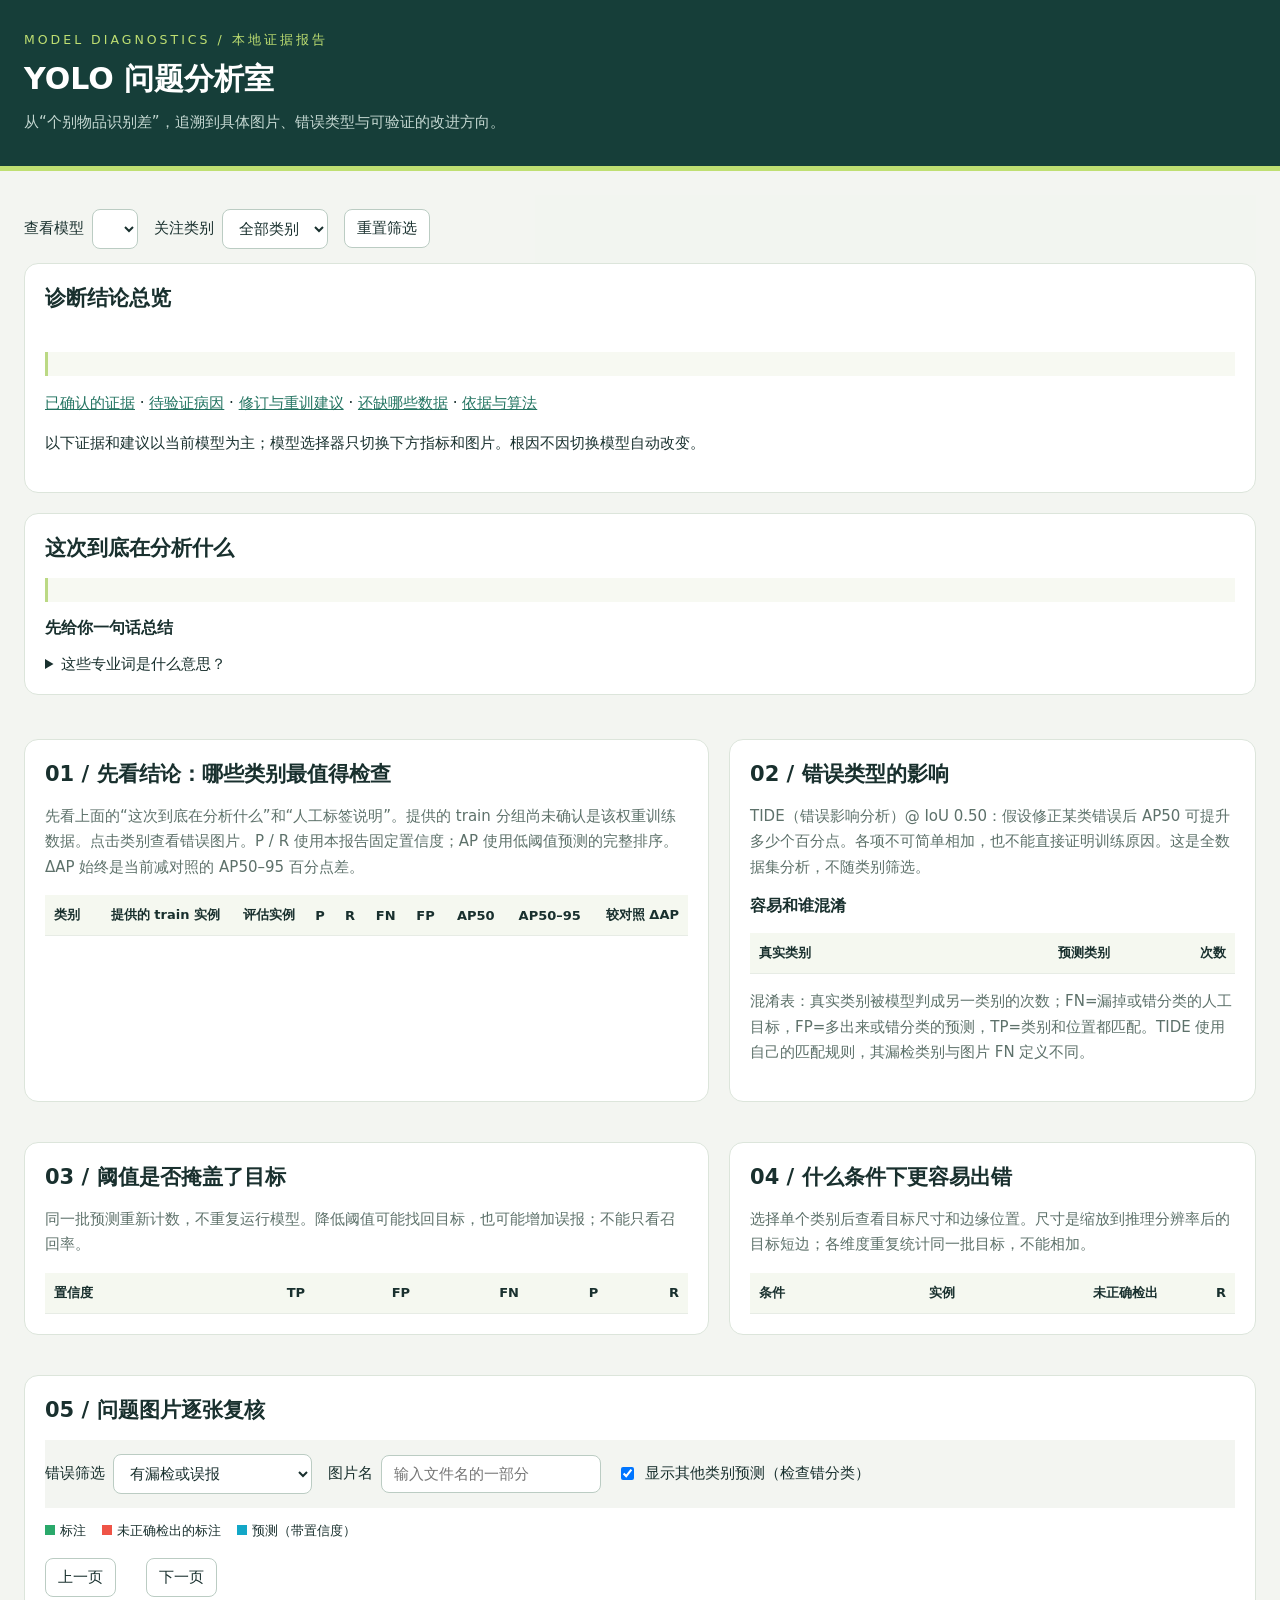
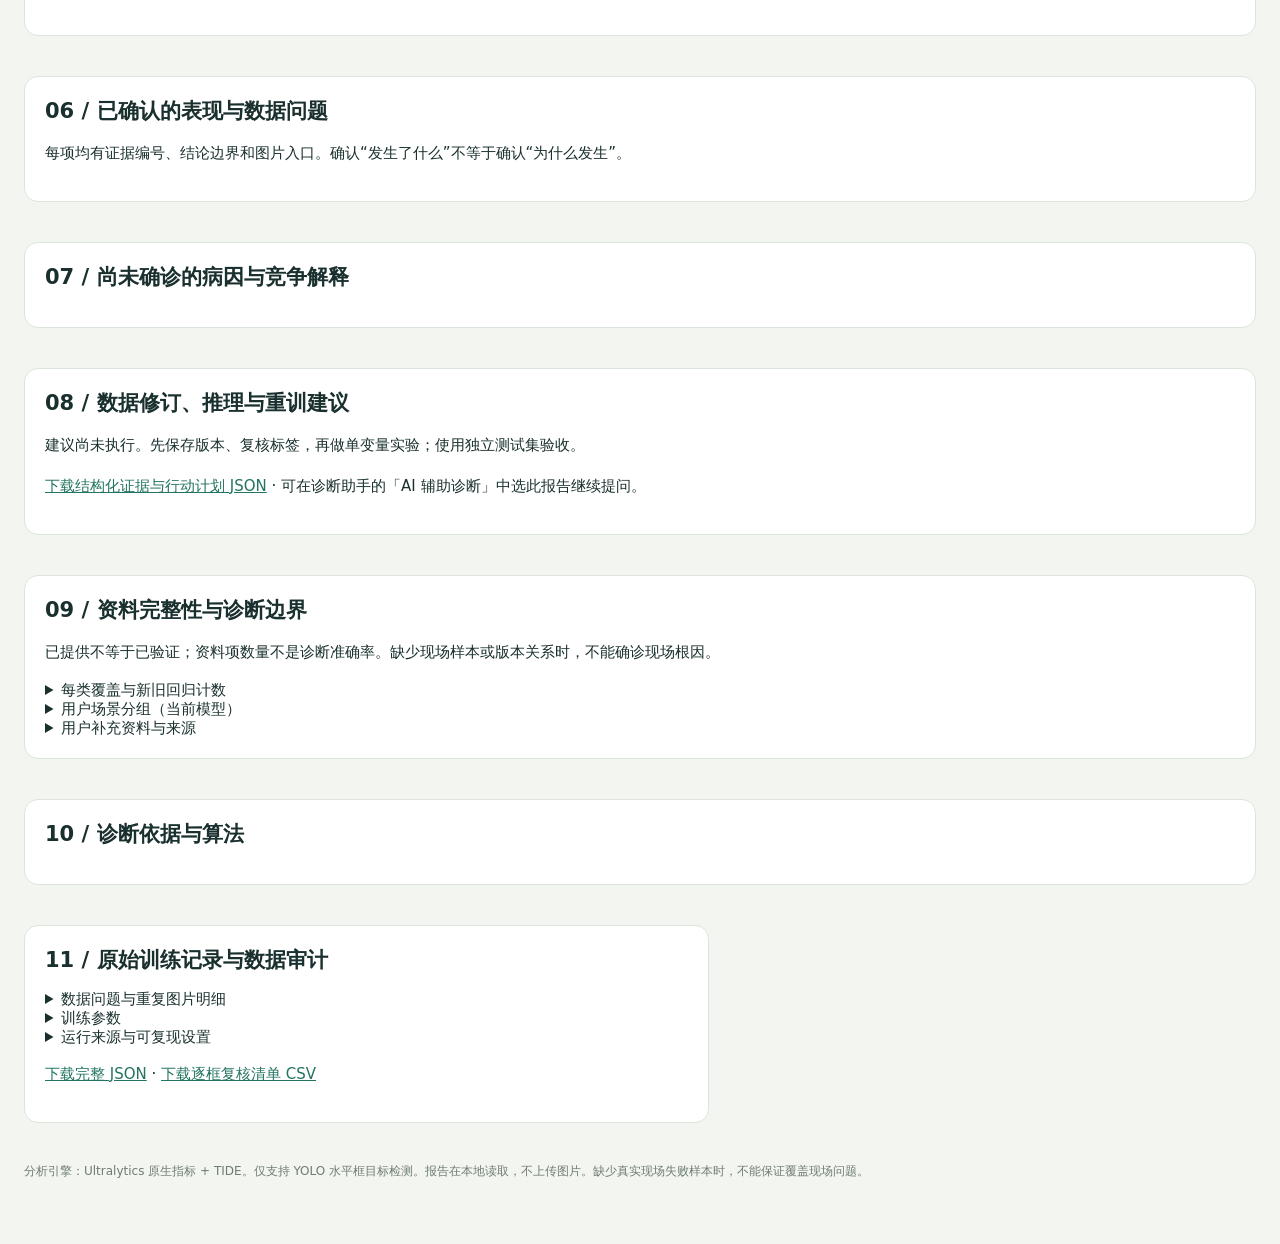
<file: ui/report.html>
<!doctype html>
<html lang="zh-CN">
  <meta charset="utf-8" /><meta
    name="viewport"
    content="width=device-width, initial-scale=1"
  />
  <title>YOLO 问题分析室</title>
  <style>
    :root {
      font-family: system-ui, "Noto Sans CJK SC", sans-serif;
      color: #19302e;
      background: #f3f5f1;
      font-size: 15px;
    }
    * {
      box-sizing: border-box;
    }
    body {
      margin: 0;
    }
    header {
      background: #163e39;
      color: #fff;
      padding: 30px max(24px, calc((100vw - 1440px) / 2));
      border-bottom: 5px solid #bfdf72;
    }
    header small {
      color: #bfdf72;
      letter-spacing: 3px;
    }
    h1 {
      font-size: 30px;
      margin: 10px 0;
    }
    header p {
      color: #c5d8d2;
      margin: 0;
      line-height: 1.7;
    }
    main {
      max-width: 1488px;
      margin: auto;
      padding: 24px;
    }
    h2 {
      font-size: 21px;
      margin: 0 0 16px;
    }
    h3 {
      font-size: 16px;
    }
    p {
      line-height: 1.7;
    }
    .muted,
    small {
      color: #5d716a;
    }
    .toolbar {
      display: flex;
      gap: 16px;
      flex-wrap: wrap;
      align-items: center;
      position: sticky;
      top: 0;
      background: #f3f5f1f5;
      padding: 14px 0;
      z-index: 2;
    }
    select,
    input,
    button {
      font: inherit;
      border: 1px solid #bbccc3;
      border-radius: 8px;
      padding: 9px 12px;
      background: white;
      color: inherit;
    }
    button {
      cursor: pointer;
    }
    button:hover {
      background: #edf4da;
    }
    label {
      display: flex;
      gap: 8px;
      align-items: center;
    }
    a {
      color: #237461;
    }
    .cards {
      display: grid;
      grid-template-columns: repeat(4, 1fr);
      gap: 14px;
      margin: 14px 0 24px;
    }
    .card,
    section {
      background: #fff;
      border: 1px solid #dce5db;
      border-radius: 14px;
      padding: 20px;
    }
    .card strong {
      display: block;
      font-size: 30px;
      margin: 8px 0;
    }
    .card span {
      font-size: 13px;
      color: #64756a;
    }
    .layout {
      display: grid;
      grid-template-columns: 1.3fr 1fr;
      gap: 20px;
    }
    section {
      margin-bottom: 20px;
      min-width: 0;
    }
    .scroll {
      overflow: auto;
      max-height: 500px;
    }
    table {
      border-collapse: collapse;
      width: 100%;
      white-space: nowrap;
      font-size: 13px;
    }
    td,
    th {
      padding: 11px 9px;
      border-bottom: 1px solid #e7ece5;
      text-align: right;
    }
    th {
      background: #f5f8f0;
      position: sticky;
      top: 0;
    }
    td:first-child,
    th:first-child {
      text-align: left;
    }
    tr.active {
      background: #edf6d9;
    }
    tr[data-class] {
      cursor: pointer;
    }
    tr[data-class]:hover {
      background: #f3f7eb;
    }
    .bad {
      color: #b54439;
    }
    .good {
      color: #237461;
    }
    .barline {
      display: grid;
      grid-template-columns: 100px 1fr 64px;
      gap: 12px;
      align-items: center;
      margin: 15px 0;
    }
    .bar {
      height: 9px;
      background: #edf1e8;
      border-radius: 4px;
      overflow: hidden;
    }
    .bar i {
      height: 100%;
      display: block;
      background: #4c8571;
    }
    .note {
      border-left: 3px solid #bbd984;
      background: #f7f9f2;
      padding: 12px 15px;
      margin: 12px 0;
    }
    .note strong {
      display: block;
      margin: 6px 0;
    }
    .tag {
      font-size: 12px;
      background: #e8eedb;
      padding: 3px 7px;
      border-radius: 5px;
    }
    .gallery {
      display: grid;
      grid-template-columns: repeat(2, minmax(0, 1fr));
      gap: 16px;
    }
    .sample {
      border: 1px solid #dce5db;
      border-radius: 12px;
      overflow: hidden;
    }
    .sample summary {
      padding: 14px;
      cursor: pointer;
      font-size: 13px;
      overflow-wrap: anywhere;
    }
    .views {
      display: grid;
      gap: 8px;
      padding: 10px;
      background: #f5f7f2;
    }
    .views canvas {
      width: 100%;
      height: auto;
      display: block;
      background: #ddd;
    }
    .viewtitle {
      font-size: 13px;
      display: flex;
      justify-content: space-between;
      margin-bottom: 5px;
    }
    .legend {
      display: flex;
      gap: 16px;
      font-size: 13px;
      margin: 14px 0;
    }
    .dot {
      display: inline-block;
      width: 10px;
      height: 10px;
      margin-right: 5px;
    }
    .pager {
      display: flex;
      align-items: center;
      gap: 15px;
      margin: 18px 0;
    }
    pre {
      white-space: pre-wrap;
      overflow-wrap: anywhere;
      max-height: 360px;
      overflow: auto;
      font-size: 12px;
      background: #f6f8f1;
      padding: 16px;
    }
    .two {
      display: grid;
      grid-template-columns: 1fr 1fr;
      gap: 15px;
    }
    .chart {
      width: 100%;
      height: 150px;
    }
    .empty {
      padding: 30px;
      text-align: center;
      color: #657363;
    }
    .wide {
      grid-column: 1/-1;
    }
    footer {
      padding: 20px 0 40px;
      color: #6e7d70;
      font-size: 12px;
    }
    @media (max-width: 950px) {
      .layout,
      .gallery,
      .two {
        grid-template-columns: 1fr;
      }
      .cards {
        grid-template-columns: repeat(2, 1fr);
      }
      main {
        padding: 14px;
      }
      .toolbar {
        position: static;
      }
    }
    @media (max-width: 500px) {
      .cards {
        grid-template-columns: 1fr 1fr;
      }
      .card {
        padding: 12px;
      }
      .card strong {
        font-size: 24px;
      }
    }
  </style>
  <header>
    <small>MODEL DIAGNOSTICS / 本地证据报告</small>
    <h1>YOLO 问题分析室</h1>
    <p>从“个别物品识别差”，追溯到具体图片、错误类型与可验证的改进方向。</p>
  </header>
  <main>
    <div class="toolbar">
      <label
        >查看模型
        <select id="model"></select></label
      ><label
        >关注类别
        <select id="class">
          <option value="-1">全部类别</option>
        </select></label
      ><button id="reset">重置筛选</button
      ><span id="context" class="muted"></span>
    </div>
    <section id="diagnosis-summary">
      <h2>诊断结论总览</h2>
      <p id="diagnosis-scope"></p>
      <div id="diagnosis-counts" class="cards"></div>
      <p id="root-cause-status" class="note"></p>
      <p>
        <a href="#confirmed">已确认的证据</a> ·
        <a href="#unconfirmed">待验证病因</a> ·
        <a href="#actions">修订与重训建议</a> ·
        <a href="#data-coverage">还缺哪些数据</a> ·
        <a href="#methods">依据与算法</a>
      </p>
      <p>
        以下证据和建议以当前模型为主；模型选择器只切换下方指标和图片。根因不因切换模型自动改变。
      </p>
    </section>
    <section id="problem-intro">
      <h2>这次到底在分析什么</h2>
      <p id="problem-text"></p>
      <div id="model-meaning" class="note"></div>
      <h3>先给你一句话总结</h3>
      <p id="plain-summary"></p>
      <details>
        <summary>这些专业词是什么意思？</summary>
        <div id="term-guide"></div>
      </details>
    </section>
    <div id="quality"></div>
    <div id="cards" class="cards"></div>
    <div class="layout">
      <section>
        <h2>01 / 先看结论：哪些类别最值得检查</h2>
        <p class="muted">
          先看上面的“这次到底在分析什么”和“人工标签说明”。提供的 train
          分组尚未确认是该权重训练数据。点击类别查看错误图片。P / R
          使用本报告固定置信度；AP 使用低阈值预测的完整排序。ΔAP
          始终是当前减对照的 AP50–95 百分点差。
        </p>
        <div class="scroll">
          <table>
            <thead>
              <tr>
                <th>类别</th>
                <th>提供的 train 实例</th>
                <th>评估实例</th>
                <th>P</th>
                <th>R</th>
                <th>FN</th>
                <th>FP</th>
                <th>AP50</th>
                <th>AP50–95</th>
                <th>较对照 ΔAP</th>
              </tr>
            </thead>
            <tbody id="classes"></tbody>
          </table>
        </div>
      </section>
      <section>
        <h2>02 / 错误类型的影响</h2>
        <p class="muted">
          TIDE（错误影响分析）@ IoU 0.50：假设修正某类错误后 AP50
          可提升多少个百分点。各项不可简单相加，也不能直接证明训练原因。这是全数据集分析，不随类别筛选。
        </p>
        <div id="tide"></div>
        <h3>容易和谁混淆</h3>
        <div class="scroll">
          <table>
            <thead>
              <tr>
                <th>真实类别</th>
                <th>预测类别</th>
                <th>次数</th>
              </tr>
            </thead>
            <tbody id="confusions"></tbody>
          </table>
        </div>
        <p class="muted">
          混淆表：真实类别被模型判成另一类别的次数；FN=漏掉或错分类的人工目标，FP=多出来或错分类的预测，TP=类别和位置都匹配。TIDE
          使用自己的匹配规则，其漏检类别与图片 FN 定义不同。
        </p>
      </section>
      <section>
        <h2>03 / 阈值是否掩盖了目标</h2>
        <p class="muted">
          同一批预测重新计数，不重复运行模型。降低阈值可能找回目标，也可能增加误报；不能只看召回率。
        </p>
        <div class="scroll">
          <table>
            <thead>
              <tr>
                <th>置信度</th>
                <th>TP</th>
                <th>FP</th>
                <th>FN</th>
                <th>P</th>
                <th>R</th>
              </tr>
            </thead>
            <tbody id="thresholds"></tbody>
          </table>
        </div>
      </section>
      <section>
        <h2>04 / 什么条件下更容易出错</h2>
        <p class="muted">
          选择单个类别后查看目标尺寸和边缘位置。尺寸是缩放到推理分辨率后的目标短边；各维度重复统计同一批目标，不能相加。
        </p>
        <div class="scroll">
          <table>
            <thead>
              <tr>
                <th>条件</th>
                <th>实例</th>
                <th>未正确检出</th>
                <th>R</th>
              </tr>
            </thead>
            <tbody id="slices"></tbody>
          </table>
        </div>
      </section>
      <section class="wide">
        <h2>05 / 问题图片逐张复核</h2>
        <p class="muted" id="comparison"></p>
        <div class="toolbar" style="position: static">
          <label
            >错误筛选
            <select id="error">
              <option value="errors">有漏检或误报</option>
              <option value="fn">未正确检出（FN）</option>
              <option value="fp">多余或错类预测（FP）</option>
              <option value="regressed">对照检出、当前没检出</option>
              <option value="improved">当前检出、对照没检出</option>
              <option value="all">所有图片</option>
            </select></label
          ><label
            >图片名 <input id="search" placeholder="输入文件名的一部分"
          /></label>
          <label
            ><input
              type="checkbox"
              id="context-predictions"
              checked
            />显示其他类别预测（检查错分类）</label
          >
        </div>
        <div class="legend">
          <span><i class="dot" style="background: #2aa96b"></i>标注</span
          ><span
            ><i class="dot" style="background: #ef5447"></i
            >未正确检出的标注</span
          ><span
            ><i class="dot" style="background: #13a7c7"></i
            >预测（带置信度）</span
          >
        </div>
        <div class="pager">
          <button id="prev">上一页</button><span id="page"></span
          ><button id="next">下一页</button>
        </div>
        <div id="gallery" class="gallery"></div>
      </section>
      <section class="wide" id="confirmed">
        <h2>06 / 已确认的表现与数据问题</h2>
        <p>
          每项均有证据编号、结论边界和图片入口。确认“发生了什么”不等于确认“为什么发生”。
        </p>
        <div id="facts"></div>
      </section>
      <section class="wide" id="unconfirmed">
        <h2>07 / 尚未确诊的病因与竞争解释</h2>
        <div id="hypotheses"></div>
      </section>
      <section class="wide" id="actions">
        <h2>08 / 数据修订、推理与重训建议</h2>
        <p>
          建议尚未执行。先保存版本、复核标签，再做单变量实验；使用独立测试集验收。
        </p>
        <div id="action-list"></div>
        <p>
          <a href="action-plan.json" download>下载结构化证据与行动计划 JSON</a>
          · 可在诊断助手的「AI 辅助诊断」中选此报告继续提问。
        </p>
      </section>
      <section class="wide" id="data-coverage">
        <h2>09 / 资料完整性与诊断边界</h2>
        <p>
          已提供不等于已验证；资料项数量不是诊断准确率。缺少现场样本或版本关系时，不能确诊现场根因。
        </p>
        <div id="coverage"></div>
        <details>
          <summary>每类覆盖与新旧回归计数</summary>
          <div id="class-coverage"></div>
        </details>
        <details>
          <summary>用户场景分组（当前模型）</summary>
          <div id="scene-slices"></div>
        </details>
        <details>
          <summary>用户补充资料与来源</summary>
          <pre id="support"></pre>
        </details>
      </section>
      <section class="wide" id="methods">
        <h2>10 / 诊断依据与算法</h2>
        <div id="method-list"></div>
      </section>
      <section>
        <h2>11 / 原始训练记录与数据审计</h2>
        <div id="history"></div>
        <div id="audit"></div>
        <details>
          <summary>数据问题与重复图片明细</summary>
          <pre id="auditraw"></pre>
        </details>
        <details>
          <summary>训练参数</summary>
          <pre id="trainargs"></pre>
        </details>
        <details>
          <summary>运行来源与可复现设置</summary>
          <pre id="provenance"></pre>
        </details>
        <p>
          <a href="report.json" download>下载完整 JSON</a> ·
          <a href="review.csv" download>下载逐框复核清单 CSV</a>
        </p>
      </section>
    </div>
    <footer>
      分析引擎：Ultralytics 原生指标 + TIDE。仅支持 YOLO
      水平框目标检测。报告在本地读取，不上传图片。缺少真实现场失败样本时，不能保证覆盖现场问题。
    </footer>
  </main>
  <script id="data" type="application/json">
    __REPORT_DATA__
  </script>
  <script>
    const D = JSON.parse(document.getElementById("data").textContent),
      $ = (s) => document.getElementById(s);
    const esc = (s) =>
      String(s).replace(
        /[&<>"']/g,
        (c) =>
          ({
            "&": "&amp;",
            "<": "&lt;",
            ">": "&gt;",
            '"': "&quot;",
            "'": "&#39;",
          })[c],
      );
    const pct = (x) => (x == null ? "—" : (100 * x).toFixed(1) + "%"),
      fmt = (x) => Number(x).toFixed(2);
    let page = 0;
    const pageSize = 8;
    D.models.forEach((m, i) =>
      $("model").add(new Option(m.title + " · " + m.path.split("/").pop(), i)),
    );
    D.names.forEach((n, i) => $("class").add(new Option(n, i)));
    function sum(rows) {
      let r = { tp: 0, fp: 0, fn: 0 };
      rows.forEach((x) => {
        r.tp += x.tp;
        r.fp += x.fp;
        r.fn += x.fn;
      });
      r.precision = r.tp + r.fp ? r.tp / (r.tp + r.fp) : null;
      r.recall = r.tp + r.fn ? r.tp / (r.tp + r.fn) : null;
      return r;
    }
    const key = (r) => JSON.stringify(r.slice(0, 5));
    function changed(i, type, c) {
      if (D.models.length < 2) return false;
      const a = D.models[0].evidence[i].fn,
        b = D.models[1].evidence[i].fn;
      const [x, y] = type === "regressed" ? [a, b] : [b, a];
      const set = new Set(y.map(key));
      return x.some((r) => (c < 0 || r[0] === c) && !set.has(key(r)));
    }
    function render() {
      const mi = +$("model").value,
        m = D.models[mi],
        c = +$("class").value,
        rows = m.thresholds[String(D.settings.conf)],
        selected = c < 0 ? rows : [rows[c]],
        s = sum(selected);
      $("context").textContent =
        `${D.samples.length} 张 ${D.settings.split} 图片 · conf ${D.settings.conf} · 匹配 IoU ${D.settings.match_iou}`;
      $("cards").innerHTML = [
        ["正确检出率 R", pct(s.recall), "在标注目标中正确找到的比例"],
        ["未正确检出", s.fn, "包含漏检、错分类和匹配失败"],
        ["多余 / 错类预测", s.fp, "相对于现有标注，不自动判定标注错"],
        [
          "AP50–95",
          pct(c < 0 ? m.map50_95 : m.ap[c]?.ap50_95),
          c < 0 ? "有评估标注的类别平均" : "该类别的定位与分类综合表现",
        ],
      ]
        .map(
          (x) =>
            `<div class="card">${x[0]}<strong>${x[1]}</strong><span>${x[2]}</span></div>`,
        )
        .join("");
      $("classes").innerHTML = rows
        .map((r, i) => ({ r, i }))
        .sort((a, b) => b.r.fn - a.r.fn)
        .map(
          ({ r, i }) =>
            `<tr data-class="${i}" class="${i === c ? "active" : ""}"><td>${esc(D.names[i])}</td><td>${D.audit.provided_splits?.includes("train") || D.audit.counts.train.some((n) => n > 0) ? D.audit.counts.train[i] : "未提供"}</td><td>${r.tp + r.fn}</td><td>${pct(r.precision)}</td><td>${pct(r.recall)}</td><td class="bad">${r.fn}</td><td>${r.fp}</td><td>${pct(m.ap[i]?.ap50)}</td><td>${pct(m.ap[i]?.ap50_95)}</td><td>${D.models.length > 1 && m.ap[i] && D.models[1].ap[i] ? ((D.models[0].ap[i].ap50_95 - D.models[1].ap[i].ap50_95) * 100).toFixed(1) + " pp" : "—"}</td></tr>`,
        )
        .join("");
      $("classes")
        .querySelectorAll("tr")
        .forEach(
          (e) =>
            (e.onclick = () => {
              $("class").value = e.dataset.class;
              page = 0;
              render();
            }),
        );
      const cross = D.audit.duplicates.filter(
        (g) => new Set(g.map((x) => x.split)).size > 1,
      );
      $("quality").innerHTML = cross.length
        ? `<div class="note"><strong>评估独立性存疑：${cross.length} 组相同图片跨分组</strong>所提供数据集存在分组重叠；尚需核对是否就是本模型的训练数据，不能据此认定独立泛化成绩。另有 ${D.audit.conflicting_labels.length} 组相同图片使用不同标注版本，详见数据审计。</div>`
        : "";
      let pairs = [];
      m.confusion.forEach((row, p) =>
        row.forEach((n, t) => {
          if (
            n &&
            p < D.names.length &&
            t < D.names.length &&
            p !== t &&
            (c < 0 || p === c || t === c)
          )
            pairs.push([t, p, n]);
        }),
      );
      $("confusions").innerHTML =
        pairs
          .sort((a, b) => b[2] - a[2])
          .map(
            ([t, p, n]) =>
              `<tr><td>${esc(D.names[t])}</td><td>${esc(D.names[p])}</td><td>${n}</td></tr>`,
          )
          .join("") || '<tr><td colspan="3">本阈值下没有跨类别匹配</td></tr>';
      const labels = {
          Cls: "分类错误",
          Loc: "定位错误",
          Both: "分类与定位",
          Dupe: "重复检测",
          Bkg: "背景误报",
          Miss: "遗漏目标",
        },
        max = Math.max(1, ...Object.values(m.tide));
      $("tide").innerHTML = Object.entries(m.tide)
        .sort((a, b) => b[1] - a[1])
        .map(
          ([k, v]) =>
            `<div class="barline"><span>${labels[k] || esc(k)}</span><div class="bar"><i style="width:${(Math.max(0, v) / max) * 100}%"></i></div><b>${fmt(v)}</b></div>`,
        )
        .join("");
      $("thresholds").innerHTML = Object.entries(m.thresholds)
        .map(([t, rs]) => {
          let r = sum(c < 0 ? rs : [rs[c]]);
          return `<tr class="${+t === D.settings.conf ? "active" : ""}"><td>${t}</td><td>${r.tp}</td><td>${r.fp}</td><td>${r.fn}</td><td>${pct(r.precision)}</td><td>${pct(r.recall)}</td></tr>`;
        })
        .join("");
      let grouped = {};
      Object.entries(m.slices).forEach(([k, v]) => {
        let [id, dim, name] = k.split("|");
        if (c < 0 || +id === c) {
          let x = grouped[name] || (grouped[name] = [0, 0]);
          x[0] += v[0];
          x[1] += v[1];
        }
      });
      $("slices").innerHTML = Object.entries(grouped)
        .map(
          ([k, v]) =>
            `<tr><td>${esc(k)}</td><td>${v[0]}</td><td>${v[1]}</td><td>${pct(1 - v[1] / v[0])}</td></tr>`,
        )
        .join("");
      $("comparison").textContent =
        D.models.length > 1
          ? "每张问题图片按四步看：原图是什么 → 人工标签框在哪里 → 当前模型怎么预测 → 对照模型怎么预测。红框表示人工标签没有被当前模型正确匹配，蓝框是模型预测。对照模型只是参考，不是人工真值。"
          : "尚未提供不同的对照模型。当前报告可分析单模型；增加 --baseline 后可查看同图变化。";
      ["regressed", "improved"].forEach(
        (v) =>
          ($("error").querySelector(`option[value="${v}"]`).disabled =
            D.models.length < 2),
      );
      const type = $("error").value,
        q = $("search").value.toLowerCase(),
        has = (rs) => rs.some((r) => c < 0 || r[0] === c);
      const list = D.samples.filter((im, i) => {
        if (!im.path.toLowerCase().includes(q)) return false;
        const ev = m.evidence[i];
        if (type === "regressed" || type === "improved")
          return changed(i, type, c);
        if (type === "all") return c < 0 || has(im.gt) || has(m.predictions[i]);
        return type === "errors" ? has(ev.fn) || has(ev.fp) : has(ev[type]);
      });
      page = Math.min(page, Math.max(0, Math.ceil(list.length / pageSize) - 1));
      $("page").textContent =
        `${list.length} 张符合条件 · 第 ${page + 1} / ${Math.max(1, Math.ceil(list.length / pageSize))} 页`;
      $("prev").disabled = page === 0;
      $("next").disabled = (page + 1) * pageSize >= list.length;
      $("gallery").innerHTML =
        list
          .slice(page * pageSize, (page + 1) * pageSize)
          .map((im) => {
            const ev = m.evidence[im.id];
            return `<details class="sample" open><summary>图片 #${im.id} · ${esc(im.path.split("/").pop())}<br><span class="muted">FN ${ev.fn.filter((r) => c < 0 || r[0] === c).length} · FP ${ev.fp.filter((r) => c < 0 || r[0] === c).length}</span></summary><div class="views"><div><div class="viewtitle">人工标签（红框=当前模型未正确匹配） <span>标签来自 data.yaml 对应的 TXT，不代表程序已经确认标签绝对正确</span></div><canvas data-id="${im.id}" data-view="gt" data-model="${mi}"></canvas></div>${D.models.map((mm, j) => `<div><div class="viewtitle">模型预测：${esc(mm.title)}（${esc(mm.path.split("/").pop())}） <span>conf &gt; ${D.settings.conf}</span></div><canvas data-id="${im.id}" data-view="pred" data-model="${j}"></canvas></div>`).join("")}${missDetails(im.id, c)}<small>${esc(im.path)}</small></div></details>`;
          })
          .join("") || '<div class="empty">没有符合条件的图片</div>';
      $("gallery")
        .querySelectorAll("canvas")
        .forEach((canvas) => draw(canvas, c));
      const history = m.history;
      let html = history.length
        ? `<p>记录 ${history.length} 个 epoch。曲线来自训练目录 results.csv，最后一个 epoch 不一定是 best.pt。</p>`
        : "<p>没有找到 results.csv，仅能读取权重内保存的训练参数。</p>";
      for (const [metric, title] of [
        ["metrics/mAP50(B)", "验证 mAP50"],
        ["train/cls_loss", "训练分类损失"],
        ["val/cls_loss", "验证分类损失"],
      ]) {
        let vals = history
          .map((r) => Number(r[metric]))
          .filter(Number.isFinite);
        if (vals.length > 1) {
          let lo = Math.min(...vals),
            hi = Math.max(...vals),
            pts = vals
              .map(
                (v, i) =>
                  `${(i / (vals.length - 1)) * 480},${120 - ((v - lo) / (hi - lo || 1)) * 100}`,
              )
              .join(" ");
          html += `<h3>${title}</h3><svg class="chart" viewBox="0 0 500 145" role="img" aria-label="${title}随 epoch 变化"><polyline points="${pts}" fill="none" stroke="#4c8571" stroke-width="2"/><text x="0" y="140" font-size="11">epoch 1</text><text x="390" y="140" font-size="11">${history.length} / ${fmt(vals.at(-1))}</text></svg>`;
        }
      }
      $("history").innerHTML = html;
      $("audit").innerHTML = `<p>训练 / 验证 / 测试实例：${Object.values(
        D.audit.counts,
      )
        .map((a) => a.reduce((x, y) => x + y, 0))
        .join(
          " / ",
        )}<br>完全重复图片组：${D.audit.duplicates.length} · 标注/列表问题：${D.audit.issues.length} · 同图标注不同：${D.audit.conflicting_labels.length} 组</p><p class="muted">目前检测文件内容完全重复；相邻视频帧、近重复照片、遮挡程度与拍摄批次独立性需要进一步审核。清晰度和亮度测量已保存在 JSON，但没有用通用阈值直接判因。</p>`;
      $("auditraw").textContent = JSON.stringify(
        {
          issues: D.audit.issues,
          duplicates: D.audit.duplicates,
          conflicting_labels: D.audit.conflicting_labels,
        },
        null,
        2,
      );
      $("trainargs").textContent = JSON.stringify(m.train_args, null, 2);
      $("provenance").textContent = JSON.stringify(
        {
          created: D.created,
          data: D.data,
          data_sha256: D.data_sha256,
          model: m.path,
          model_sha256: m.sha256,
          class_remap: m.class_remap,
          settings: D.settings,
        },
        null,
        2,
      );
    }
    function missDetails(id, c) {
      return D.models
        .map((m) => {
          const contexts = (m.evidence[id].fn_context || []).filter(
            (x) => c < 0 || x.gt[0] === c,
          );
          if (!contexts.length) return "";
          return `<div class="note"><strong>${esc(m.path.split("/").pop())} 未匹配目标的候选证据</strong>${contexts
            .map((x) => {
              const q = x.candidate,
                low = x.low_conf_candidate;
              const lowText = low
                ? `<p>阈值以下同类候选：${esc(D.names[low.class])} · conf ${low.conf.toFixed(3)} · IoU ${low.iou.toFixed(3)}。仅有候选，不保证降阈值后正确匹配。</p>`
                : "";
              if (!q)
                return `<p>${esc(D.names[x.gt[0]])}：当前置信度下没有 IoU ≥ 0.10 的候选框。</p>${lowText}`;
              const reason =
                q.class !== x.gt[0]
                  ? "候选类别与标注不同"
                  : q.iou <= D.settings.match_iou
                    ? "同类候选，但框重合不足"
                    : "存在同类重叠候选，需检查一对一匹配竞争";
              return `<p>${esc(D.names[x.gt[0]])} → ${esc(D.names[q.class])} · 置信度 ${q.conf.toFixed(3)} · IoU ${q.iou.toFixed(3)}<br>${reason}</p>${lowText}`;
            })
            .join(
              "",
            )}<small>候选取重合度最大的预测，仅用于解释证据，不替代原生匹配，也不自动判定标注错误。</small></div>`;
        })
        .join("");
    }
    function renderDiagnosis() {
      const d = D.diagnosis;
      if (!d) return;
      const refs = (ids) =>
        ids.map((id) => `<a href="#${esc(id)}">${esc(id)}</a>`).join("、") ||
        "通用实验建议";
      const bullets = (items) =>
        `<ul>${items.map((x) => `<li>${esc(x)}</li>`).join("")}</ul>`;
      const userText =
        D.support?.context?.problem_description ||
        "本次没有填写额外的问题描述。报告将根据数据集、人工标签和模型输出说明可确认的现象。";
      $("problem-text").textContent = userText;
      const mainFacts = d.facts
        .filter((x) => x.category === "表现")
        .slice(0, 4)
        .map((x) => x.title)
        .join("；");
      $("plain-summary").textContent = mainFacts
        ? `在本次选择的 ${D.samples.length} 张图片和当前参数下，确认出现了：${mainFacts}。这说明错误在这批图片中真实发生，但还不能说明它在所有现场图片中都会发生，也不能单凭这份报告确认训练根因。下一步应先看问题图片和人工标签，再按 A 编号执行实验。`
        : "本次评估没有触发明显的类别错误；这不等于现场一定没有问题，还需要独立现场图片验证。";
      $("term-guide").innerHTML =
        `<p><b>人工标签：</b>人手为图片写下的参考框和类别，所有模型都用它比较。</p><p><b>模型预测：</b>模型自己画出的框、类别和置信度。</p><p><b>IoU：</b>两个框重叠得有多少；越高表示位置越接近。</p><p><b>TP：</b>类别和位置都对；<b>FN：</b>人工目标没有被正确找到或类别错；<b>FP：</b>多画了框或类别错。</p><p><b>Precision（精确率）：</b>模型说“找到了”的结果里有多少正确；<b>Recall（召回率）：</b>人工目标里有多少被找到。</p><p><b>AP/mAP：</b>把很多置信度阈值的表现综合起来；适合比较整体排序，不代表某个现场阈值。</p><p><b>TIDE：</b>把错误按分类、位置、背景等拆开，帮助安排检查顺序；不是病因证明。</p>`;
      $("model-meaning").textContent =
        `人工标签不是某一个模型的标签。它是这批图片在 data.yaml 对应 TXT 中的人工参考答案，当前模型和对照模型都使用同一套人工标签比较。它可能本身存在错误，所以报告会把标签问题列为待核实，不会把它自动当成绝对真理。当前任务：${D.settings.model_family_selected || "自动识别"} · ${D.settings.task || "目标检测"}。`;
      $("diagnosis-scope").textContent = d.scope;
      $("root-cause-status").textContent = d.root_cause_status;
      $("diagnosis-counts").innerHTML = [
        ["已确认的证据", d.facts.length],
        ["待验证病因", d.hypotheses.length],
        ["行动建议", d.actions.length],
        ["当前已确诊根因", d.root_causes.length],
      ]
        .map(([k, v]) => `<div class="card">${k}<strong>${v}</strong></div>`)
        .join("");
      $("facts").innerHTML =
        d.facts
          .map(
            (f) =>
              `<div class="note" id="${f.id}"><span class="tag">${esc(f.id)} · ${esc(f.category)}</span><strong>${esc(f.title)}</strong><p>${esc(f.evidence)}</p><p><b>结论范围：</b>${esc(f.scope)}</p>${f.cases.map((id) => `<button data-evidence-image="${id}">查看图片 #${id}</button>`).join(" ")}</div>`,
          )
          .join("") || "本批数据未触发错误证据；不代表没有现场问题。";
      $("facts")
        .querySelectorAll("[data-evidence-image]")
        .forEach(
          (b) =>
            (b.onclick = () => {
              $("class").value = "-1";
              $("error").value = "all";
              $("search").value = D.samples[+b.dataset.evidenceImage].path
                .split("/")
                .pop();
              page = 0;
              render();
              $("gallery").scrollIntoView({ behavior: "smooth" });
            }),
        );
      $("hypotheses").innerHTML =
        d.hypotheses
          .map(
            (h) =>
              `<div class="note" id="${h.id}"><span class="tag">${h.id} · ${esc(h.status)}</span><strong>${esc(h.title)}</strong><p>依据：${refs(h.evidence_ids)}</p><b>仍缺证据</b>${bullets(h.missing)}<b>其他可能解释</b>${bullets(h.alternatives)}<p><b>如何验证：</b>${esc(h.experiment)}</p></div>`,
          )
          .join("") ||
        "目前没有足够线索建立具体病因假设。请补充现场失败样本与训练记录。";
      $("action-list").innerHTML = d.actions
        .map(
          (a) =>
            `<div class="note" id="${a.id}"><span class="tag">${a.id} · ${esc(a.kind)} · ${esc(a.priority)}</span><strong>${esc(a.title)}</strong><p>依据：${refs(a.evidence_ids)}</p>${bullets(a.steps)}<p><b>验收条件：</b>${esc(a.acceptance)}</p><small>${esc(a.status)}</small></div>`,
        )
        .join("");
      $("coverage").innerHTML = d.coverage
        .map(
          (x) =>
            `<details><summary>${esc(x.name)} · ${esc(x.status)}</summary><p>优先级：${esc(x.priority)}；格式：${esc(x.format)}</p><p>${esc(x.use)}</p><p>当前支持：${esc(x.support)}</p></details>`,
        )
        .join("");
      $("class-coverage").innerHTML =
        `<table><tr><th>类别</th><th>图片数</th><th>目标数</th><th>退步</th><th>改善</th><th>覆盖提示</th></tr>${d.class_coverage.map((x) => `<tr><td>${esc(x.class)}</td><td>${x.images}</td><td>${x.instances}</td><td>${x.regressed}</td><td>${x.improved}</td><td>${esc(x.coverage)}</td></tr>`).join("")}</table>`;
      $("scene-slices").innerHTML = d.scene_slices.length
        ? `<p>分组来自用户填报，多个维度重复统计同一批目标，不可相加。组间差异是描述性关联，不能确诊因果。</p><table><tr><th>条件</th><th>类别</th><th>图片</th><th>目标</th><th>FN</th><th>R</th></tr>${d.scene_slices.map((x) => `<tr><td>${esc(x.dimension)}=${esc(x.value)}</td><td>${esc(x.class)}</td><td>${x.images}</td><td>${x.instances}</td><td>${x.fn}</td><td>${pct(x.recall)}</td></tr>`).join("")}</table>`
        : "尚未提供逐图场景 CSV。";
      $("support").textContent = JSON.stringify(D.support || {}, null, 2);
      $("method-list").innerHTML = d.methods
        .map(
          (x) =>
            `<details><summary>${esc(x.name)}</summary><p>${esc(x.algorithm)}</p><p><b>限制：</b>${esc(x.limit)}</p></details>`,
        )
        .join("");
    }
    renderDiagnosis();
    function draw(canvas, c) {
      const im = D.samples[+canvas.dataset.id],
        m = D.models[+canvas.dataset.model],
        isgt = canvas.dataset.view === "gt",
        img = new Image();
      img.onload = () => {
        canvas.width = img.width;
        canvas.height = img.height;
        let ctx = canvas.getContext("2d");
        ctx.drawImage(img, 0, 0);
        let sx = img.width / im.width,
          sy = img.height / im.height,
          miss = new Set(m.evidence[im.id].fn.map(key)),
          rows = isgt
            ? im.gt
            : m.predictions[im.id].filter((r) => r[5] > D.settings.conf);
        ctx.lineWidth = 2;
        ctx.font = "bold 13px system-ui";
        rows
          .filter(
            (r) =>
              c < 0 ||
              r[0] === c ||
              (!isgt && $("context-predictions").checked),
          )
          .forEach((r) => {
            let [id, x1, y1, x2, y2] = r,
              color = isgt
                ? miss.has(key([id, ...r.slice(1).map(Math.fround)]))
                  ? "#ef5447"
                  : "#2aa96b"
                : "#13a7c7";
            let label = D.names[id] + (isgt ? "" : ` ${r[5].toFixed(2)}`);
            ctx.strokeStyle = color;
            ctx.strokeRect(x1 * sx, y1 * sy, (x2 - x1) * sx, (y2 - y1) * sy);
            let y = Math.max(16, y1 * sy);
            ctx.fillStyle = color;
            ctx.fillRect(x1 * sx, y - 16, ctx.measureText(label).width + 8, 18);
            ctx.fillStyle = "#fff";
            ctx.fillText(label, x1 * sx + 4, y - 3);
          });
      };
      img.src = im.image;
    }
    ["model", "class", "error", "context-predictions"].forEach(
      (id) =>
        ($(id).onchange = () => {
          page = 0;
          render();
        }),
    );
    $("search").oninput = () => {
      page = 0;
      render();
    };
    $("prev").onclick = () => {
      page--;
      render();
    };
    $("next").onclick = () => {
      page++;
      render();
    };
    $("reset").onclick = () => {
      $("class").value = -1;
      $("search").value = "";
      $("error").value = "errors";
      page = 0;
      render();
    };
    const initial = new URLSearchParams(location.search);
    const initialClass = D.names.indexOf(initial.get("class"));
    if (initialClass >= 0) $("class").value = initialClass;
    if (
      [...$("error").options].some(
        (o) => o.value === initial.get("error") && !o.disabled,
      )
    )
      $("error").value = initial.get("error");
    $("search").value = initial.get("search") || "";
    render();
  </script>
</html>
</file>
